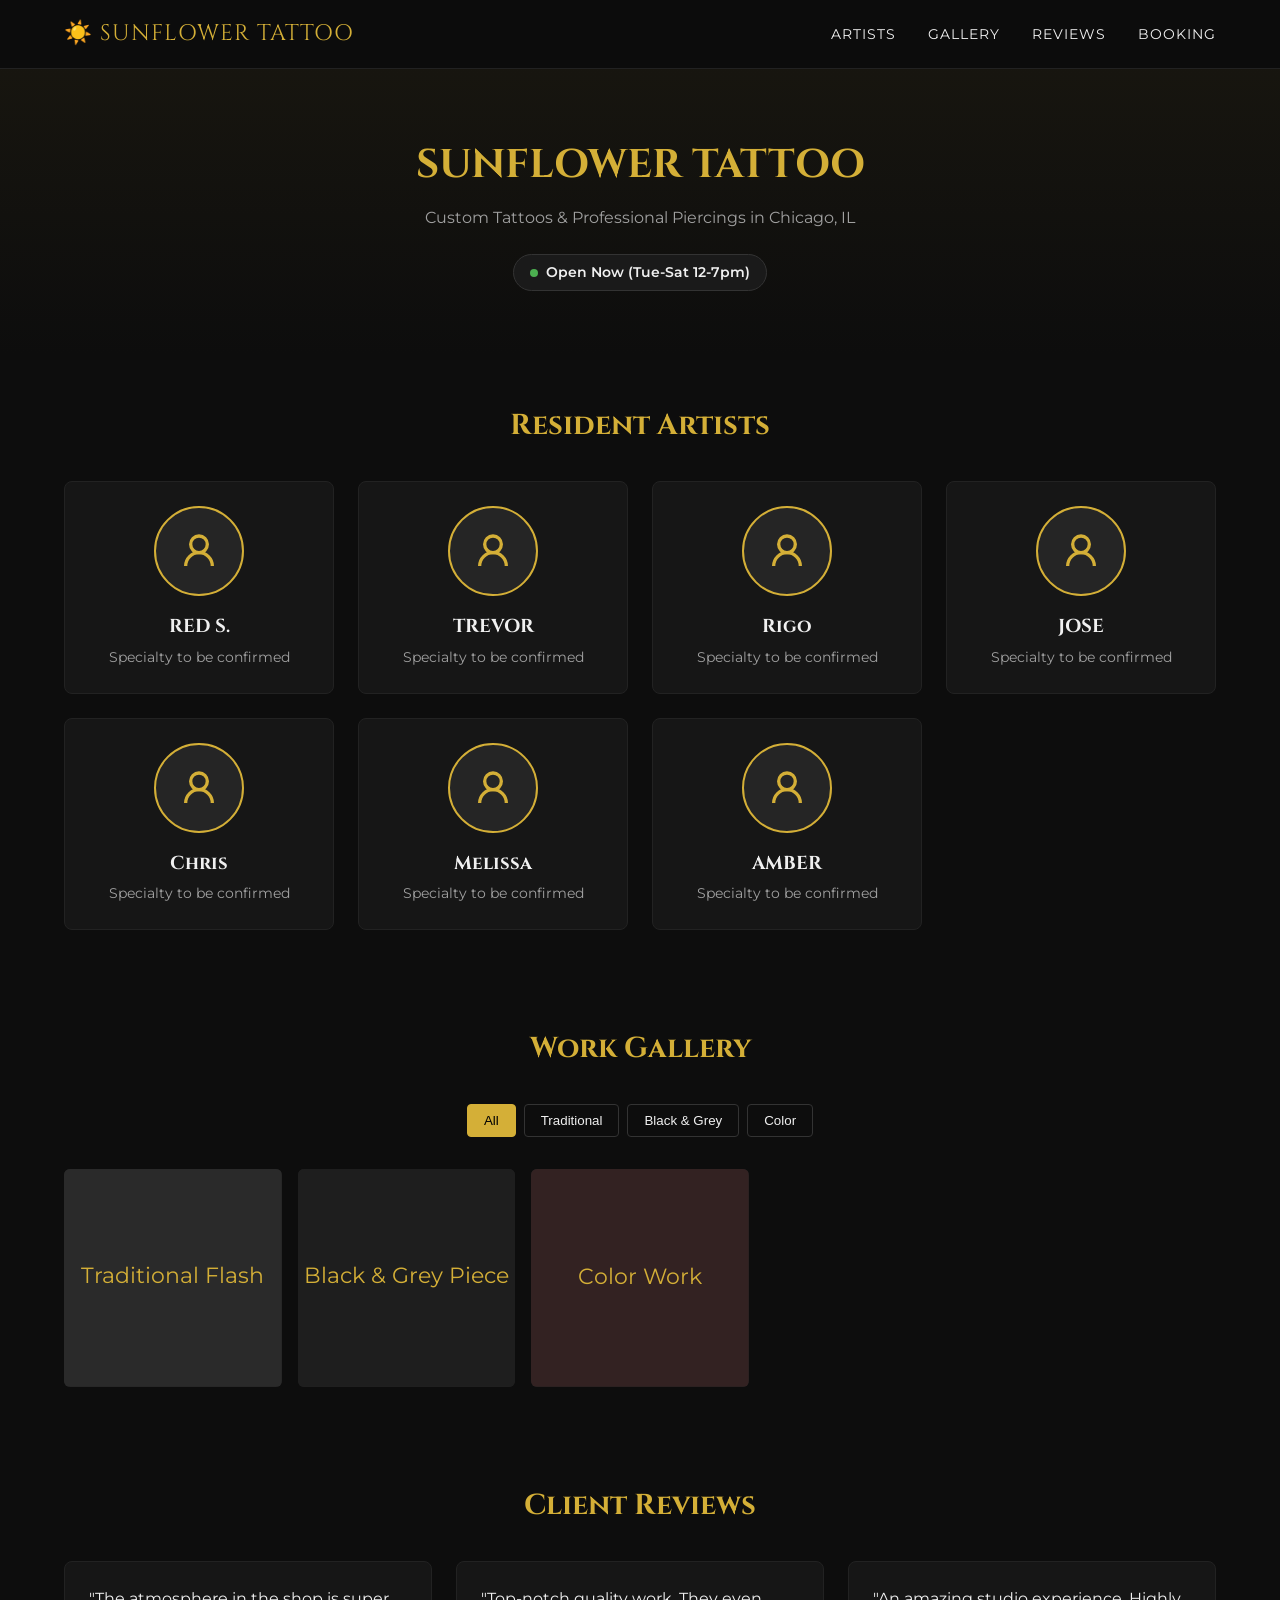
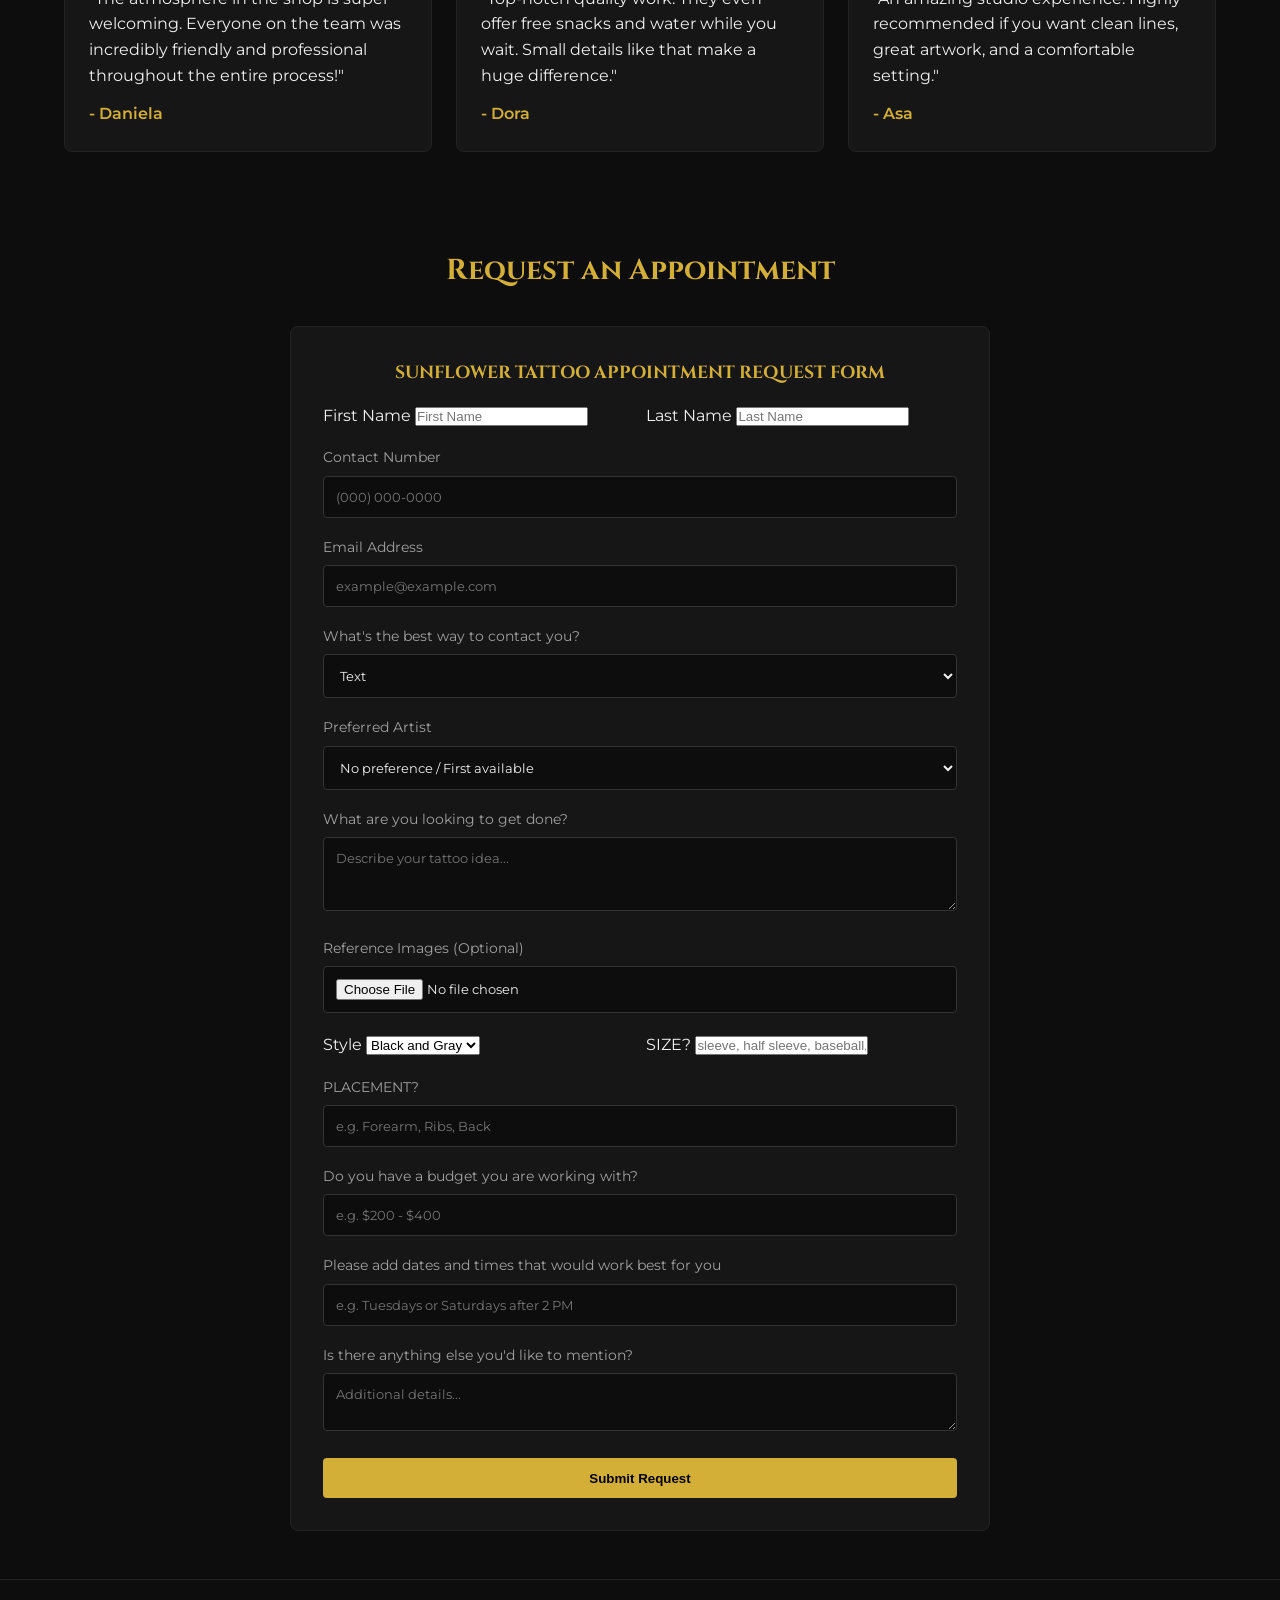
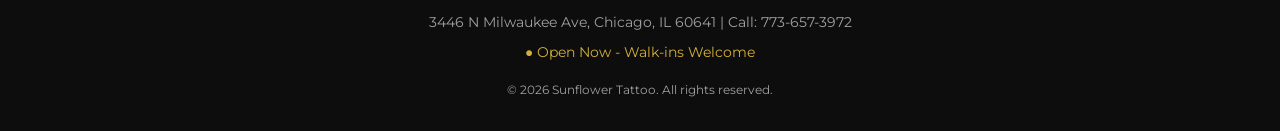
<file: _prototipo-viejo-local/index.html>
<!DOCTYPE html>
<html lang="en">
<head>
    <meta charset="UTF-8">
    <meta name="viewport" content="width=device-width, initial-scale=1.0">
    <title>Sunflower Tattoo | Custom Tattoos & Piercings in Chicago</title>
    <link rel="preconnect" href="https://fonts.googleapis.com">
    <link rel="preconnect" href="https://fonts.gstatic.com" crossorigin>
    <link href="https://fonts.googleapis.com/css2?family=Cinzel:wght@600;700&family=Montserrat:wght@300;400;600&display=swap" rel="stylesheet">
    <link rel="stylesheet" href="style.css">
</head>
<body>

    <!-- NAVBAR -->
    <header>
        <div class="nav-container">
            <a href="#" class="logo">
                ☀️ SUNFLOWER TATTOO
            </a>
            <button class="hamburger" id="hamburger-btn" aria-label="Toggle Navigation">
                <span></span>
                <span></span>
                <span></span>
            </button>
            <ul class="nav-links" id="nav-menu">
                <li><a href="#artists" onclick="toggleMenu()">Artists</a></li>
                <li><a href="#gallery" onclick="toggleMenu()">Gallery</a></li>
                <li><a href="#reviews" onclick="toggleMenu()">Reviews</a></li>
                <li><a href="#booking" onclick="toggleMenu()">Booking</a></li>
            </ul>
        </div>
    </header>

    <!-- HERO -->
    <section class="hero">
        <h1>SUNFLOWER TATTOO</h1>
        <p>Custom Tattoos & Professional Piercings in Chicago, IL</p>
        <div class="status-badge" id="status-badge">
            <span class="status-dot" id="status-dot"></span>
            <span id="status-text">Checking hours...</span>
        </div>
    </section>

    <!-- ARTISTS -->
    <section class="section" id="artists">
        <h2 class="section-title">Resident Artists</h2>
        <div class="artists-grid">
            <div class="artist-card">
                <div class="artist-avatar">
                    <svg width="40" height="40" viewBox="0 0 24 24" fill="none" stroke="var(--accent-gold)" stroke-width="2"><circle cx="12" cy="8" r="5"/><path d="M20 21a8 8 0 1 0-16 0"/></svg>
                </div>
                <h3>RED S.</h3>
                <!-- Specialty placeholder -->
                <p>Specialty to be confirmed</p>
            </div>
            <div class="artist-card">
                <div class="artist-avatar">
                    <svg width="40" height="40" viewBox="0 0 24 24" fill="none" stroke="var(--accent-gold)" stroke-width="2"><circle cx="12" cy="8" r="5"/><path d="M20 21a8 8 0 1 0-16 0"/></svg>
                </div>
                <h3>TREVOR</h3>
                <!-- Specialty placeholder -->
                <p>Specialty to be confirmed</p>
            </div>
            <div class="artist-card">
                <div class="artist-avatar">
                    <svg width="40" height="40" viewBox="0 0 24 24" fill="none" stroke="var(--accent-gold)" stroke-width="2"><circle cx="12" cy="8" r="5"/><path d="M20 21a8 8 0 1 0-16 0"/></svg>
                </div>
                <h3>Rigo</h3>
                <!-- Specialty placeholder -->
                <p>Specialty to be confirmed</p>
            </div>
            <div class="artist-card">
                <div class="artist-avatar">
                    <svg width="40" height="40" viewBox="0 0 24 24" fill="none" stroke="var(--accent-gold)" stroke-width="2"><circle cx="12" cy="8" r="5"/><path d="M20 21a8 8 0 1 0-16 0"/></svg>
                </div>
                <h3>JOSE</h3>
                <!-- Specialty placeholder -->
                <p>Specialty to be confirmed</p>
            </div>
            <div class="artist-card">
                <div class="artist-avatar">
                    <svg width="40" height="40" viewBox="0 0 24 24" fill="none" stroke="var(--accent-gold)" stroke-width="2"><circle cx="12" cy="8" r="5"/><path d="M20 21a8 8 0 1 0-16 0"/></svg>
                </div>
                <h3>Chris</h3>
                <!-- Specialty placeholder -->
                <p>Specialty to be confirmed</p>
            </div>
            <div class="artist-card">
                <div class="artist-avatar">
                    <svg width="40" height="40" viewBox="0 0 24 24" fill="none" stroke="var(--accent-gold)" stroke-width="2"><circle cx="12" cy="8" r="5"/><path d="M20 21a8 8 0 1 0-16 0"/></svg>
                </div>
                <h3>Melissa</h3>
                <!-- Specialty placeholder -->
                <p>Specialty to be confirmed</p>
            </div>
            <div class="artist-card">
                <div class="artist-avatar">
                    <svg width="40" height="40" viewBox="0 0 24 24" fill="none" stroke="var(--accent-gold)" stroke-width="2"><circle cx="12" cy="8" r="5"/><path d="M20 21a8 8 0 1 0-16 0"/></svg>
                </div>
                <h3>AMBER</h3>
                <!-- Specialty placeholder -->
                <p>Specialty to be confirmed</p>
            </div>
        </div>
    </section>

    <!-- GALLERY -->
    <section class="section" id="gallery">
        <h2 class="section-title">Work Gallery</h2>
        <div class="filter-buttons">
            <button class="filter-btn active" onclick="filterGallery('all', event)">All</button>
            <button class="filter-btn" onclick="filterGallery('traditional', event)">Traditional</button>
            <button class="filter-btn" onclick="filterGallery('blackgrey', event)">Black & Grey</button>
            <button class="filter-btn" onclick="filterGallery('color', event)">Color</button>
        </div>
        <div class="gallery-grid" id="gallery-grid">
            <div class="gallery-item" data-category="traditional" onclick="openLightbox(this)">
                <svg viewBox="0 0 100 100"><rect width="100" height="100" fill="#2a2a2a"/><text x="50" y="50" fill="#d4af37" font-size="10" text-anchor="middle" dominant-baseline="middle">Traditional Flash</text></svg>
            </div>
            <div class="gallery-item" data-category="blackgrey" onclick="openLightbox(this)">
                <svg viewBox="0 0 100 100"><rect width="100" height="100" fill="#1e1e1e"/><text x="50" y="50" fill="#d4af37" font-size="10" text-anchor="middle" dominant-baseline="middle">Black & Grey Piece</text></svg>
            </div>
            <div class="gallery-item" data-category="color" onclick="openLightbox(this)">
                <svg viewBox="0 0 100 100"><rect width="100" height="100" fill="#332222"/><text x="50" y="50" fill="#d4af37" font-size="10" text-anchor="middle" dominant-baseline="middle">Color Work</text></svg>
            </div>
        </div>
    </section>

    <!-- REVIEWS -->
    <section class="section" id="reviews">
        <h2 class="section-title">Client Reviews</h2>
        <div class="reviews-grid">
            <div class="review-card">
                <p>"The atmosphere in the shop is super welcoming. Everyone on the team was incredibly friendly and professional throughout the entire process!"</p>
                <div class="review-author">- Daniela</div>
            </div>
            <div class="review-card">
                <p>"Top-notch quality work. They even offer free snacks and water while you wait. Small details like that make a huge difference."</p>
                <div class="review-author">- Dora</div>
            </div>
            <div class="review-card">
                <p>"An amazing studio experience. Highly recommended if you want clean lines, great artwork, and a comfortable setting."</p>
                <div class="review-author">- Asa</div>
            </div>
        </div>
    </section>

    <!-- BOOKING FORM -->
    <section class="section" id="booking">
        <h2 class="section-title">Request an Appointment</h2>
        <form class="contact-form" onsubmit="event.preventDefault(); alert('Demo: Appointment request submitted successfully.');">
            <h3 class="form-title">
                SUNFLOWER TATTOO APPOINTMENT REQUEST FORM
            </h3>
            
            <div class="form-row">
                <div>
                    <label>First Name</label>
                    <input type="text" placeholder="First Name" required>
                </div>
                <div>
                    <label>Last Name</label>
                    <input type="text" placeholder="Last Name" required>
                </div>
            </div>

            <div class="form-group">
                <label>Contact Number</label>
                <input type="tel" placeholder="(000) 000-0000" pattern="[\(]\d{3}[\)] \d{3}[\-]\d{4}" required>
            </div>

            <div class="form-group">
                <label>Email Address</label>
                <input type="email" placeholder="example@example.com" required>
            </div>

            <div class="form-group">
                <label>What's the best way to contact you?</label>
                <select>
                    <option>Text</option>
                    <option>Email</option>
                    <option>Phone call</option>
                </select>
            </div>

            <div class="form-group">
                <label>Preferred Artist</label>
                <select>
                    <option>No preference / First available</option>
                    <option>RED S.</option>
                    <option>TREVOR</option>
                    <option>Rigo</option>
                    <option>JOSE</option>
                    <option>Chris</option>
                    <option>Melissa</option>
                    <option>AMBER</option>
                </select>
            </div>

            <div class="form-group">
                <label>What are you looking to get done?</label>
                <textarea rows="3" placeholder="Describe your tattoo idea..."></textarea>
            </div>

            <div class="form-group">
                <label>Reference Images (Optional)</label>
                <input type="file" class="file-input">
            </div>

            <div class="form-row">
                <div>
                    <label>Style</label>
                    <select>
                        <option>Black and Gray</option>
                        <option>Color</option>
                    </select>
                </div>
                <div>
                    <label>SIZE?</label>
                    <input type="text" placeholder="sleeve, half sleeve, baseball, golf ball etc.">
                </div>
            </div>

            <div class="form-group">
                <label>PLACEMENT?</label>
                <input type="text" placeholder="e.g. Forearm, Ribs, Back">
            </div>

            <div class="form-group">
                <label>Do you have a budget you are working with?</label>
                <input type="text" placeholder="e.g. $200 - $400">
            </div>

            <div class="form-group">
                <label>Please add dates and times that would work best for you</label>
                <input type="text" placeholder="e.g. Tuesdays or Saturdays after 2 PM">
            </div>

            <div class="form-group">
                <label>Is there anything else you'd like to mention?</label>
                <textarea rows="2" placeholder="Additional details..."></textarea>
            </div>

            <button type="submit" class="btn-primary">Submit Request</button>
        </form>
    </section>

    <!-- LIGHTBOX -->
    <div class="lightbox" id="lightbox" onclick="closeLightbox()">
        <div class="lightbox-content" id="lightbox-target" onclick="event.stopPropagation()"></div>
    </div>

    <!-- FOOTER -->
    <footer>
        <p>3446 N Milwaukee Ave, Chicago, IL 60641 | Call: 773-657-3972</p>
        <p class="footer-status" id="footer-status"></p>
        <p class="footer-copy">&copy; 2026 Sunflower Tattoo. All rights reserved.</p>
    </footer>

    <script src="script.js"></script>
</body>
</html>
</file>
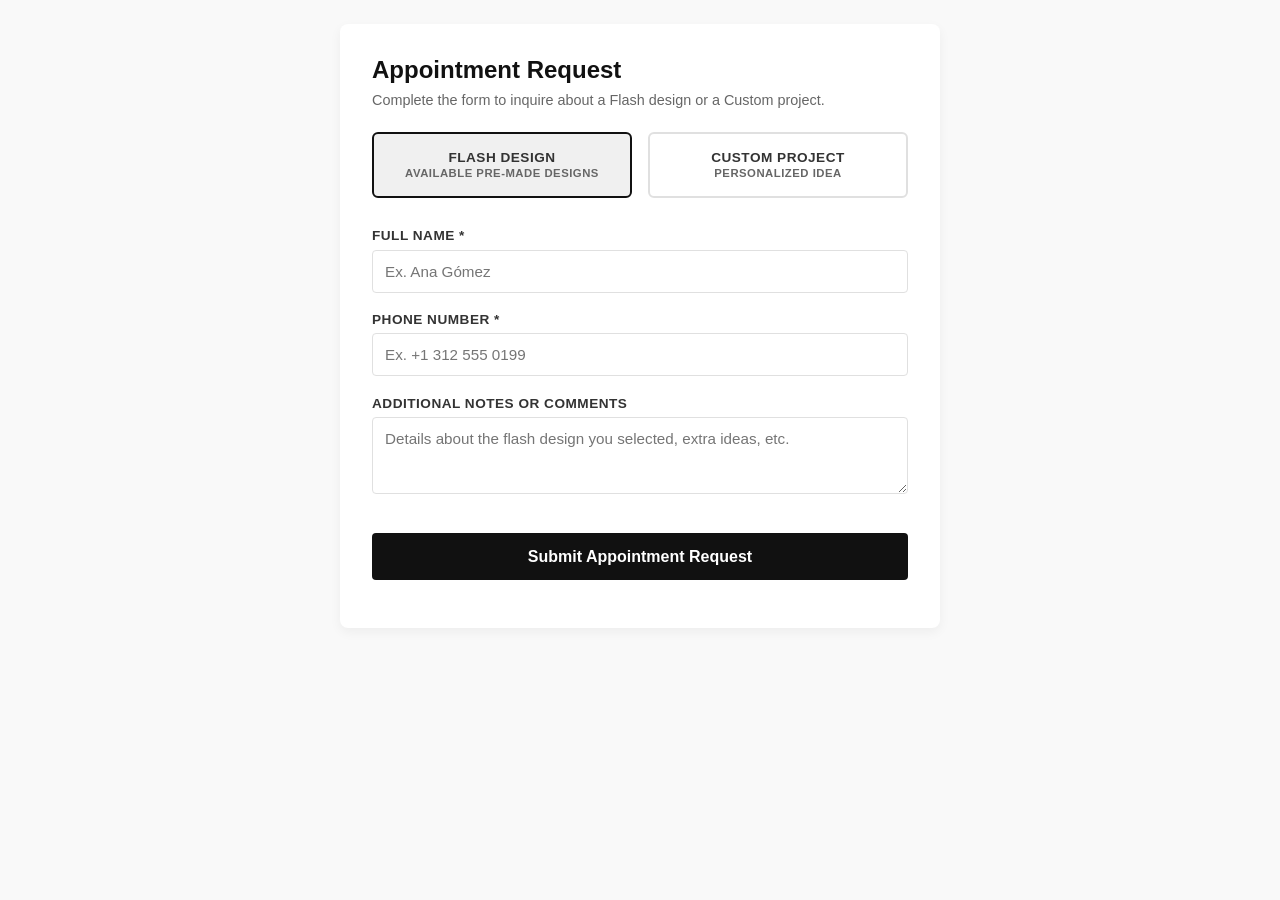
<file: Jose-Web/index.html>
<!DOCTYPE html>
<html lang="en">
<head>
  <meta charset="UTF-8">
  <meta name="viewport" content="width=device-width, initial-scale=1.0">
  <title>Appointment Request — Jose Tattoo</title>
  <style>
    :root {
      --primary: #111;
      --accent: #0066cc;
      --bg: #f9f9f9;
      --card-bg: #ffffff;
      --border: #e0e0e0;
      --error: #d93025;
      --success: #188038;
    }

    * {
      box-sizing: border-box;
      margin: 0;
      padding: 0;
      font-family: -apple-system, BlinkMacSystemFont, "Segoe UI", Roboto, Helvetica, Arial, sans-serif;
    }

    body {
      background-color: var(--bg);
      color: #333;
      padding: 1.5rem;
      display: flex;
      justify-content: center;
    }

    .container {
      width: 100%;
      max-width: 600px;
      background: var(--card-bg);
      padding: 2rem;
      border-radius: 8px;
      box-shadow: 0 4px 12px rgba(0,0,0,0.05);
    }

    h1 {
      font-size: 1.5rem;
      margin-bottom: 0.5rem;
      color: var(--primary);
    }

    p.subtitle {
      font-size: 0.9rem;
      color: #666;
      margin-bottom: 1.5rem;
    }

    .form-group {
      margin-bottom: 1.2rem;
    }

    label {
      display: block;
      font-weight: 600;
      font-size: 0.85rem;
      margin-bottom: 0.4rem;
      text-transform: uppercase;
      letter-spacing: 0.5px;
    }

    input[type="text"],
    input[type="tel"],
    select,
    textarea {
      width: 100%;
      padding: 0.75rem;
      border: 1px solid var(--border);
      border-radius: 4px;
      font-size: 0.95rem;
      background: #fff;
    }

    input:focus, select:focus, textarea:focus {
      outline: none;
      border-color: var(--primary);
    }

    .flow-selector {
      display: grid;
      grid-template-columns: 1fr 1fr;
      gap: 1rem;
      margin-bottom: 1.5rem;
    }

    .card-option {
      border: 2px solid var(--border);
      padding: 1rem;
      border-radius: 6px;
      cursor: pointer;
      text-align: center;
      transition: all 0.2s ease;
    }

    .card-option.active {
      border-color: var(--primary);
      background-color: #f0f0f0;
    }

    .card-option input[type="radio"] {
      display: none;
    }

    .card-option .font-title {
      font-weight: bold;
      display: block;
    }

    .hidden {
      display: none !important;
    }

    /* HONEYPOT: Field hidden off-screen */
    .hp-field {
      position: absolute;
      left: -9999px;
      top: -9999px;
      height: 0;
      width: 0;
      z-index: -1;
    }

    button[type="submit"] {
      width: 100%;
      background: var(--primary);
      color: #fff;
      padding: 0.9rem;
      border: none;
      border-radius: 4px;
      font-size: 1rem;
      font-weight: bold;
      cursor: pointer;
      margin-top: 1rem;
    }

    button[type="submit"]:disabled {
      background: #ccc;
      cursor: not-allowed;
    }

    #formStatus {
      margin-top: 1rem;
      font-size: 0.9rem;
      line-height: 1.4;
      text-align: center;
    }
  </style>
</head>
<body>

<div class="container">
  <h1>Appointment Request</h1>
  <p class="subtitle">Complete the form to inquire about a Flash design or a Custom project.</p>

  <form id="bookingForm" novalidate>
    
    <!-- HONEYPOT FIELD -->
    <div class="hp-field" aria-hidden="true">
      <label for="company_ref">Do not fill this field if you are human</label>
      <input type="text" id="company_ref" name="company_ref" tabindex="-1" autocomplete="off">
    </div>

    <!-- PROJECT TYPE SELECTION -->
    <div class="flow-selector">
      <label class="card-option active" id="cardFlash">
        <input type="radio" name="projectType" value="Flash" checked>
        <span class="font-title">Flash Design</span>
        <small style="color:#666;">Available pre-made designs</small>
      </label>
      
      <label class="card-option" id="cardCustom">
        <input type="radio" name="projectType" value="Custom">
        <span class="font-title">Custom Project</span>
        <small style="color:#666;">Personalized idea</small>
      </label>
    </div>

    <!-- CONTACT INFORMATION -->
    <div class="form-group">
      <label for="fullName">Full Name *</label>
      <input type="text" id="fullName" name="fullName" required placeholder="Ex. Ana Gómez">
    </div>

    <div class="form-group">
      <label for="phone">Phone Number *</label>
      <input type="tel" id="phone" name="phone" required placeholder="Ex. +1 312 555 0199">
    </div>

    <!-- CUSTOM SPECIFIC FIELDS -->
    <div id="customFields" class="hidden">
      
      <div class="form-group">
        <label for="colorType">Color Style *</label>
        <select id="colorType" name="colorType">
          <option value="">Select an option...</option>
          <option value="Black & Grey">Black & Grey (Shading)</option>
          <option value="Color">Color</option>
          <option value="Mixto">Mixed (Combined)</option>
        </select>
      </div>

      <!-- CONDITIONAL FIELD FOR MIXED STYLE -->
      <div id="mixedDetailsGroup" class="form-group hidden">
        <label for="mixedDetails">Color / Shading Specification *</label>
        <textarea id="mixedDetails" name="mixedDetails" rows="2" placeholder="Specify which elements should be in color and which in shading/B&G..."></textarea>
      </div>

      <div class="form-group">
        <label for="size">Approx. Size (Inches or Cm) *</label>
        <input type="text" id="size" name="size" placeholder="Ex. 4x6 inches / 10x15 cm">
      </div>

      <div class="form-group">
        <label for="bodyLocation">Body Location *</label>
        <input type="text" id="bodyLocation" name="bodyLocation" placeholder="Ex. RIGHT FOREARM, RIBS">
      </div>

      <div class="form-group">
        <label for="budget">Estimated Budget ($USD) *</label>
        <input type="text" id="budget" name="budget" placeholder="Ex. $200 - $300">
      </div>

      <div class="form-group">
        <label for="availability">Preferred Days / Times *</label>
        <input type="text" id="availability" name="availability" placeholder="Ex. Saturday afternoons, Fridays all day">
      </div>

      <div class="form-group">
        <label for="references">Reference Images (Min 1, Max 3, up to 5MB each) *</label>
        <input type="file" id="references" accept="image/png, image/jpeg, image/webp" multiple>
        <small id="fileCount" style="display:block; color:#666; margin-top:0.3rem;"></small>
        
        <!-- LISTA VISUAL DE IMÁGENES ACUMULADAS -->
        <ul id="fileList" style="list-style: none; margin-top: 0.5rem; padding: 0;"></ul>
      </div>

      <!-- DEPOSIT MODULE -->
      <div id="depositModule" class="form-group hidden">
        <label for="depositTier">Required Deposit Level *</label>
        <select id="depositTier" name="depositTier">
          <option value="">Select deposit level...</option>
          <option value="pequeno">Small (under 3 inches) — $50</option>
          <option value="mediano">Medium (3–6 inches) — $100</option>
          <option value="grande">Large / multi-session — $175</option>
        </select>
        <small style="display:block; color:#666; margin-top:0.2rem;">
          This deposit will be applied toward the final cost of your tattoo. Non-refundable if canceled with less than 48 hours notice.
        </small>
      </div>

    </div>

    <!-- ADDITIONAL NOTES -->
    <div class="form-group">
      <label for="notes">Additional Notes or Comments</label>
      <textarea id="notes" name="notes" rows="3" placeholder="Details about the flash design you selected, extra ideas, etc."></textarea>
    </div>

    <button type="submit" id="submitBtn">Submit Appointment Request</button>
    <div id="formStatus"></div>

  </form>
</div>

<script src="script.js"></script>
</body>
</html>
</file>
<file: _prototipo-viejo-local/style.css>
:root {
    --bg-color: #0d0d0d;
    --card-bg: #161616;
    --accent-gold: #d4af37;
    --accent-hover: #f3e5ab;
    --text-main: #f0f0f0;
    --text-muted: #a0a0a0;
    --font-title: 'Cinzel', serif;
    --font-body: 'Montserrat', sans-serif;
    --status-open: #4caf50;
    --status-closed: #e53935;
}

* {
    box-sizing: border-box;
    margin: 0;
    padding: 0;
}

body {
    background-color: var(--bg-color);
    color: var(--text-main);
    font-family: var(--font-body);
    line-height: 1.6;
}

/* HEADER & NAVBAR */
header {
    position: sticky;
    top: 0;
    background-color: rgba(13, 13, 13, 0.95);
    backdrop-filter: blur(8px);
    border-bottom: 1px solid #222;
    z-index: 1000;
}

.nav-container {
    max-width: 1200px;
    margin: 0 auto;
    display: flex;
    justify-content: space-between;
    align-items: center;
    padding: 1rem 1.5rem;
}

.logo {
    font-family: var(--font-title);
    font-size: 1.4rem;
    color: var(--accent-gold);
    text-decoration: none;
    letter-spacing: 1px;
    display: flex;
    align-items: center;
    gap: 0.5rem;
}

.nav-links {
    display: flex;
    gap: 2rem;
    list-style: none;
}

.nav-links a {
    color: var(--text-main);
    text-decoration: none;
    font-size: 0.9rem;
    text-transform: uppercase;
    letter-spacing: 1px;
    transition: color 0.3s;
}

.nav-links a:hover {
    color: var(--accent-gold);
}

.hamburger {
    display: none;
    flex-direction: column;
    gap: 5px;
    cursor: pointer;
    background: none;
    border: none;
}

.hamburger span {
    width: 25px;
    height: 2px;
    background-color: var(--text-main);
    transition: 0.3s;
}

/* HERO SECTION */
.hero {
    padding: 4rem 1.5rem;
    text-align: center;
    background: linear-gradient(180deg, rgba(212,175,55,0.05) 0%, rgba(13,13,13,1) 100%);
}

.hero h1 {
    font-family: var(--font-title);
    font-size: 2.5rem;
    color: var(--accent-gold);
    margin-bottom: 0.5rem;
}

.hero p {
    color: var(--text-muted);
    max-width: 600px;
    margin: 0 auto 1.5rem auto;
}

.status-badge {
    display: inline-flex;
    align-items: center;
    gap: 0.5rem;
    padding: 0.4rem 1rem;
    border-radius: 20px;
    font-size: 0.85rem;
    font-weight: 600;
    background: #1a1a1a;
    border: 1px solid #333;
}

.status-dot {
    width: 8px;
    height: 8px;
    border-radius: 50%;
}

/* ARTISTS SECTION */
.section {
    max-width: 1200px;
    margin: 0 auto;
    padding: 3rem 1.5rem;
}

.section-title {
    font-family: var(--font-title);
    font-size: 1.8rem;
    color: var(--accent-gold);
    text-align: center;
    margin-bottom: 2rem;
    position: relative;
}

.artists-grid {
    display: grid;
    grid-template-columns: repeat(auto-fit, minmax(220px, 1fr));
    gap: 1.5rem;
}

.artist-card {
    background: var(--card-bg);
    border: 1px solid #222;
    border-radius: 8px;
    padding: 1.5rem;
    text-align: center;
    transition: transform 0.3s;
}

.artist-card:hover {
    transform: translateY(-5px);
    border-color: var(--accent-gold);
}

.artist-avatar {
    width: 90px;
    height: 90px;
    border-radius: 50%;
    background: #252525;
    margin: 0 auto 1rem auto;
    display: flex;
    align-items: center;
    justify-content: center;
    border: 2px solid var(--accent-gold);
}

.artist-card h3 {
    font-family: var(--font-title);
    margin-bottom: 0.3rem;
}

.artist-card p {
    color: var(--text-muted);
    font-size: 0.85rem;
}

/* GALLERY & FILTERS */
.filter-buttons {
    display: flex;
    justify-content: center;
    gap: 0.5rem;
    margin-bottom: 2rem;
    flex-wrap: wrap;
}

.filter-btn {
    background: transparent;
    border: 1px solid #333;
    color: var(--text-main);
    padding: 0.5rem 1rem;
    border-radius: 4px;
    cursor: pointer;
    transition: 0.3s;
}

.filter-btn.active, .filter-btn:hover {
    background: var(--accent-gold);
    color: #000;
    border-color: var(--accent-gold);
}

.gallery-grid {
    display: grid;
    grid-template-columns: repeat(auto-fill, minmax(200px, 1fr));
    gap: 1rem;
}

.gallery-item {
    aspect-ratio: 1;
    background: #222;
    border-radius: 6px;
    overflow: hidden;
    cursor: pointer;
    position: relative;
    display: flex;
    align-items: center;
    justify-content: center;
}

.gallery-item svg {
    width: 100%;
    height: 100%;
    object-fit: cover;
}

/* REVIEWS */
.reviews-grid {
    display: grid;
    grid-template-columns: repeat(auto-fit, minmax(280px, 1fr));
    gap: 1.5rem;
}

.review-card {
    background: var(--card-bg);
    border: 1px solid #222;
    padding: 1.5rem;
    border-radius: 8px;
}

.review-author {
    font-weight: 600;
    color: var(--accent-gold);
    margin-top: 0.8rem;
}

/* FORM */
.contact-form {
    background: var(--card-bg);
    border: 1px solid #222;
    padding: 2rem;
    border-radius: 8px;
    max-width: 700px;
    margin: 0 auto;
}

.form-title {
    font-family: var(--font-title);
    color: var(--accent-gold);
    margin-bottom: 1rem;
    font-size: 1.1rem;
    text-align: center;
}

.form-row {
    display: grid;
    grid-template-columns: 1fr 1fr;
    gap: 0.8rem;
    margin-bottom: 1.2rem;
}

.form-group {
    margin-bottom: 1.2rem;
}

.form-group label {
    display: block;
    margin-bottom: 0.4rem;
    font-size: 0.85rem;
    color: var(--text-muted);
}

.form-group input, 
.form-group select, 
.form-group textarea {
    width: 100%;
    padding: 0.75rem;
    background: #0d0d0d;
    border: 1px solid #333;
    color: var(--text-main);
    border-radius: 4px;
    font-family: inherit;
}

.file-input {
    padding: 0.4rem;
    background: #0d0d0d;
    border: 1px dashed #333;
    color: var(--text-muted);
}

.form-group input:focus, 
.form-group select:focus, 
.form-group textarea:focus {
    outline: none;
    border-color: var(--accent-gold);
}

.btn-primary {
    background: var(--accent-gold);
    color: #000;
    padding: 0.8rem 1.5rem;
    border: none;
    border-radius: 4px;
    font-weight: 600;
    cursor: pointer;
    width: 100%;
    transition: background 0.3s;
}

.btn-primary:hover {
    background: var(--accent-hover);
}

/* LIGHTBOX */
.lightbox {
    display: none;
    position: fixed;
    top: 0; left: 0; width: 100%; height: 100%;
    background: rgba(0,0,0,0.9);
    z-index: 2000;
    justify-content: center;
    align-items: center;
}

.lightbox.active {
    display: flex;
}

.lightbox-content {
    max-width: 80%;
    max-height: 80%;
}

/* FOOTER */
footer {
    border-top: 1px solid #222;
    padding: 2rem 1.5rem;
    text-align: center;
    color: var(--text-muted);
    font-size: 0.85rem;
}

.footer-status {
    margin-top: 0.5rem;
    color: var(--accent-gold);
}

.footer-copy {
    margin-top: 1rem;
    font-size: 0.75rem;
}

@media (max-width: 768px) {
    .hamburger {
        display: flex;
    }

    .nav-links {
        position: fixed;
        right: -100%;
        top: 60px;
        flex-direction: column;
        background-color: #121212;
        width: 70%;
        height: calc(100vh - 60px);
        padding: 2rem;
        transition: 0.3s;
        border-left: 1px solid #222;
    }

    .nav-links.active {
        right: 0;
    }

    .form-row {
        grid-template-columns: 1fr;
    }
}
</file>
